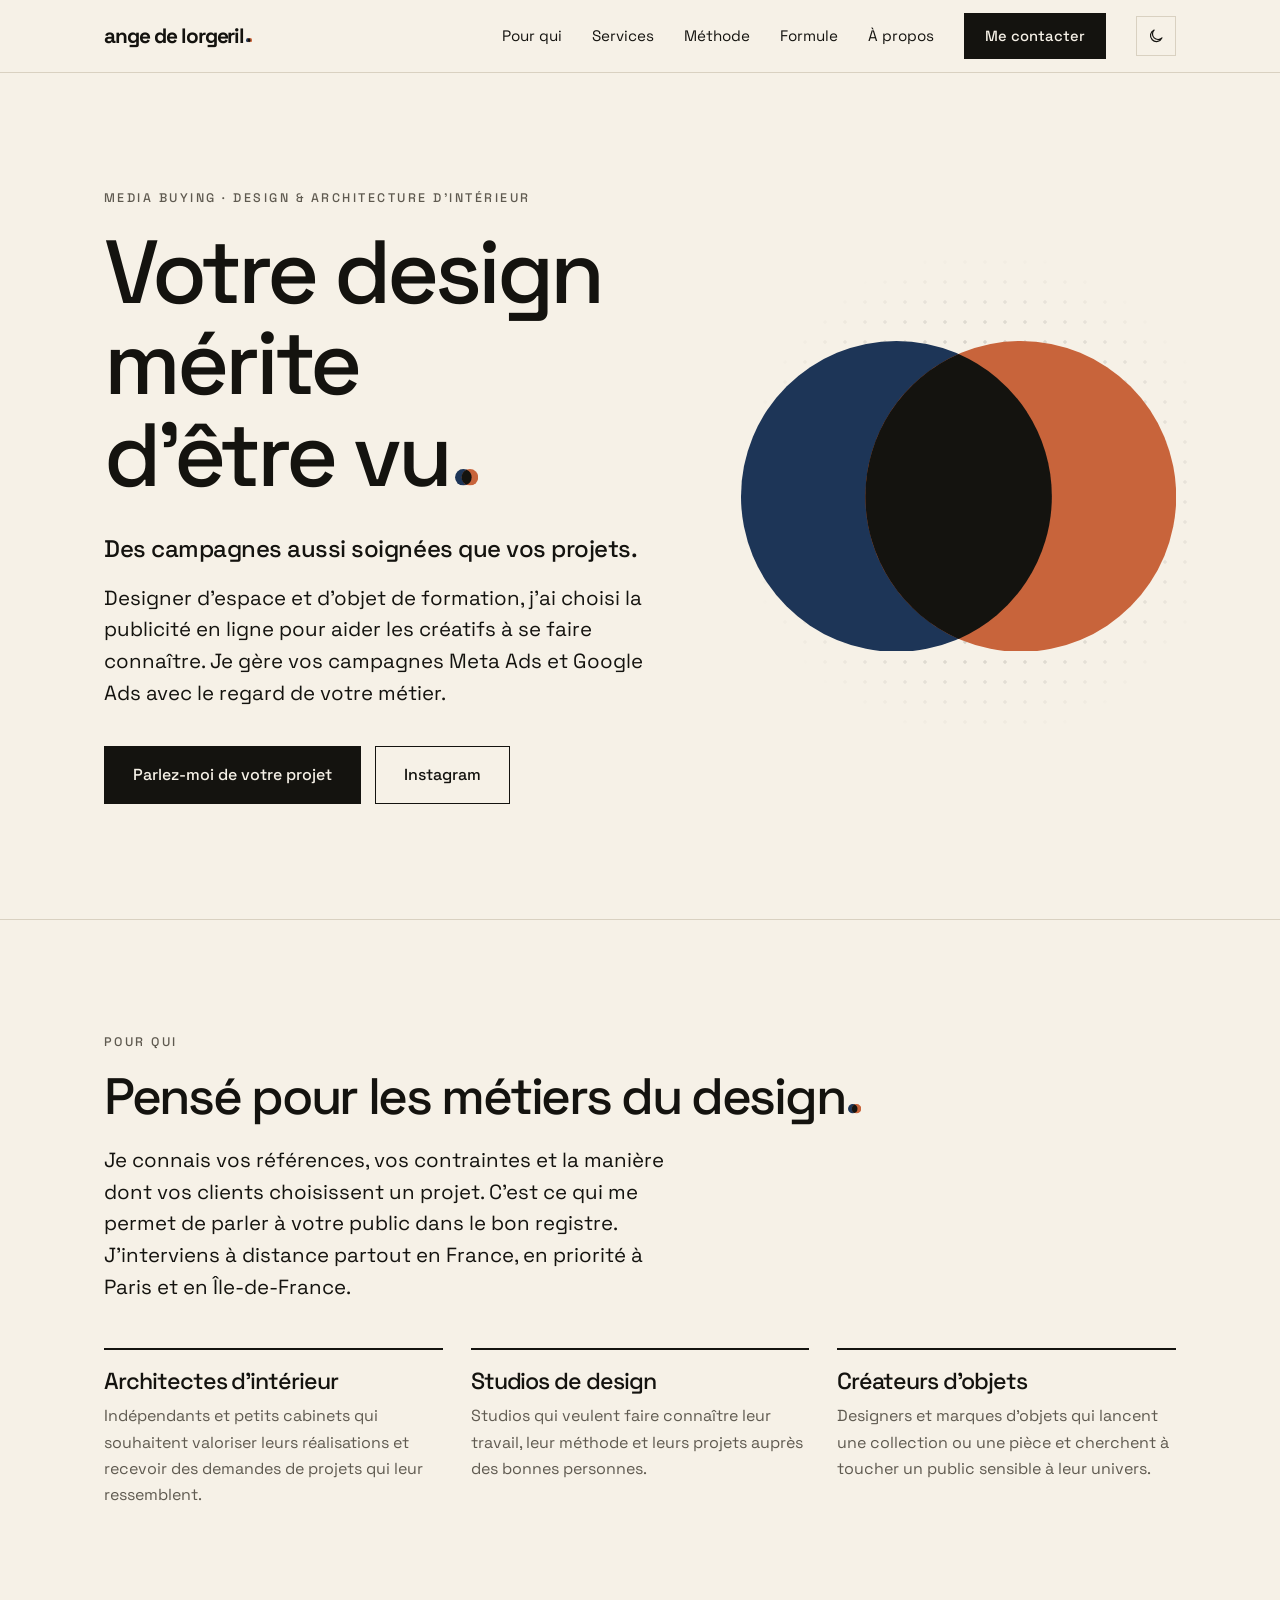
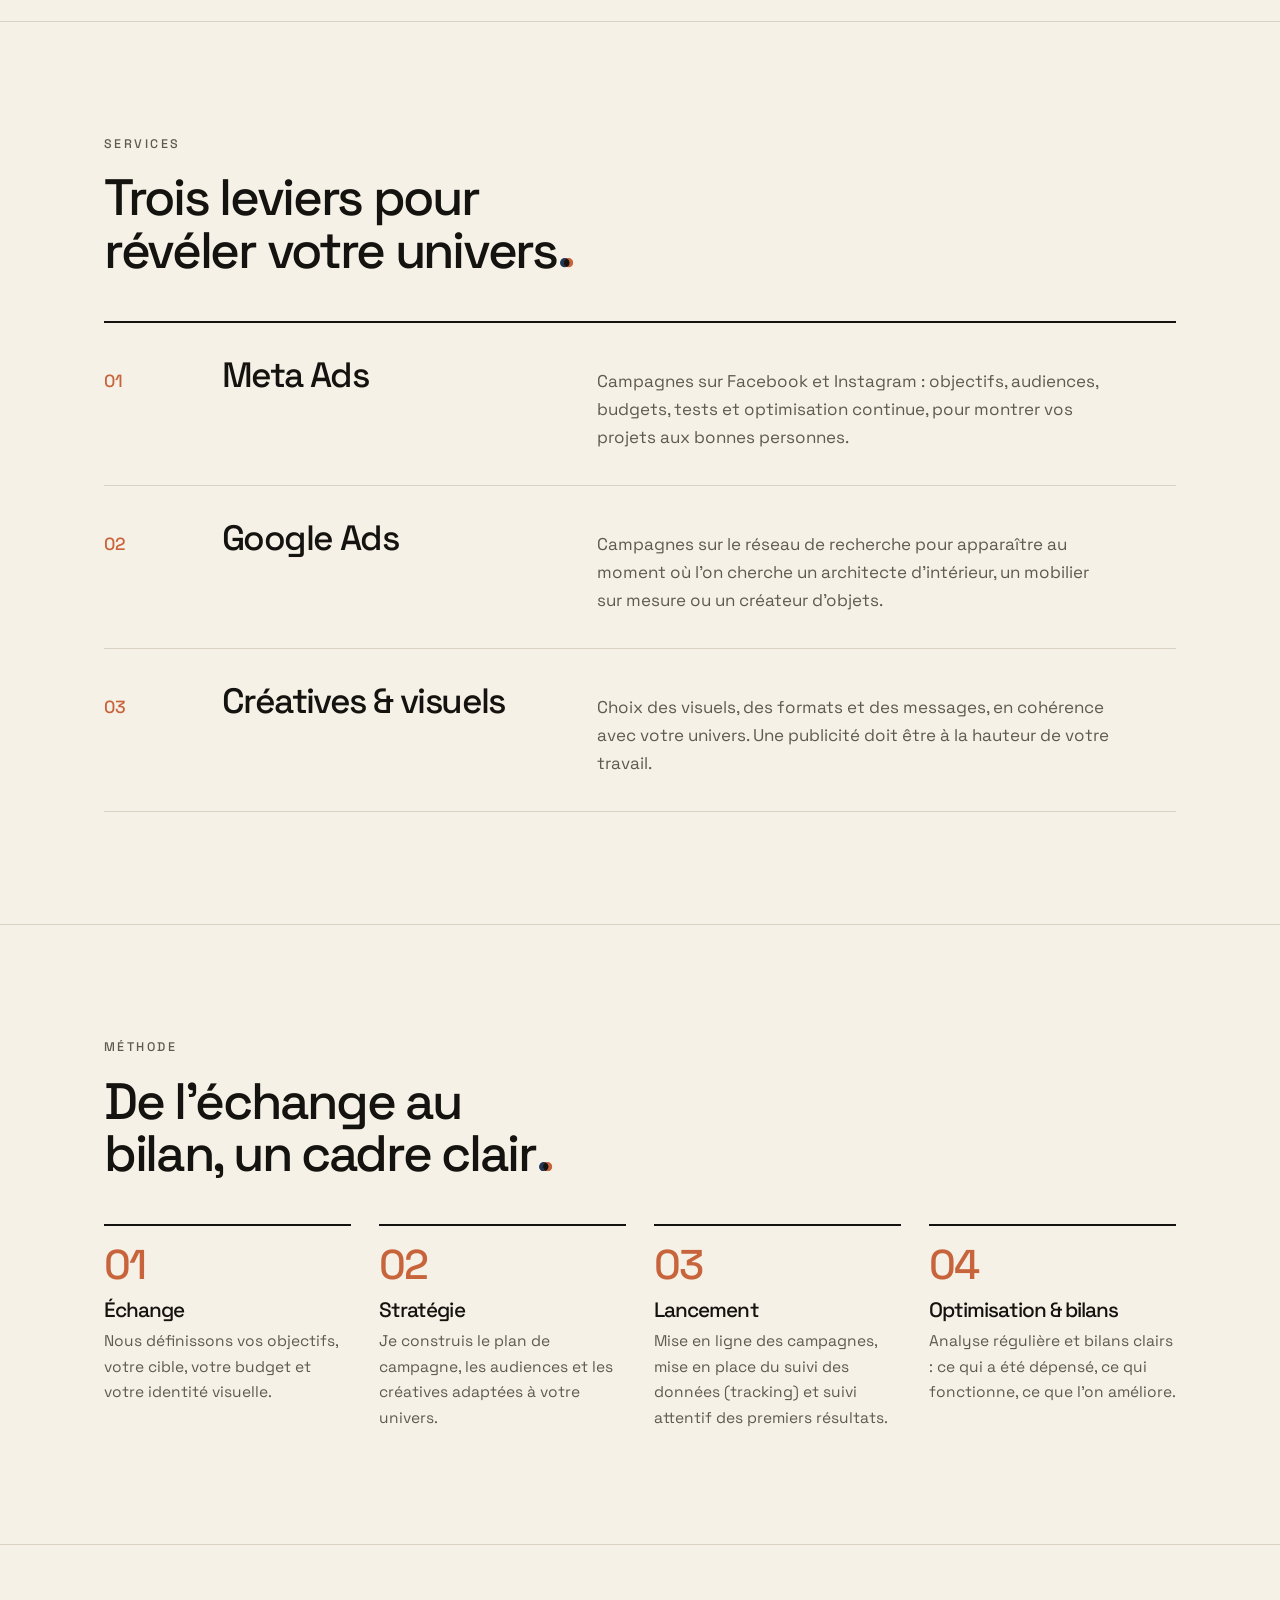
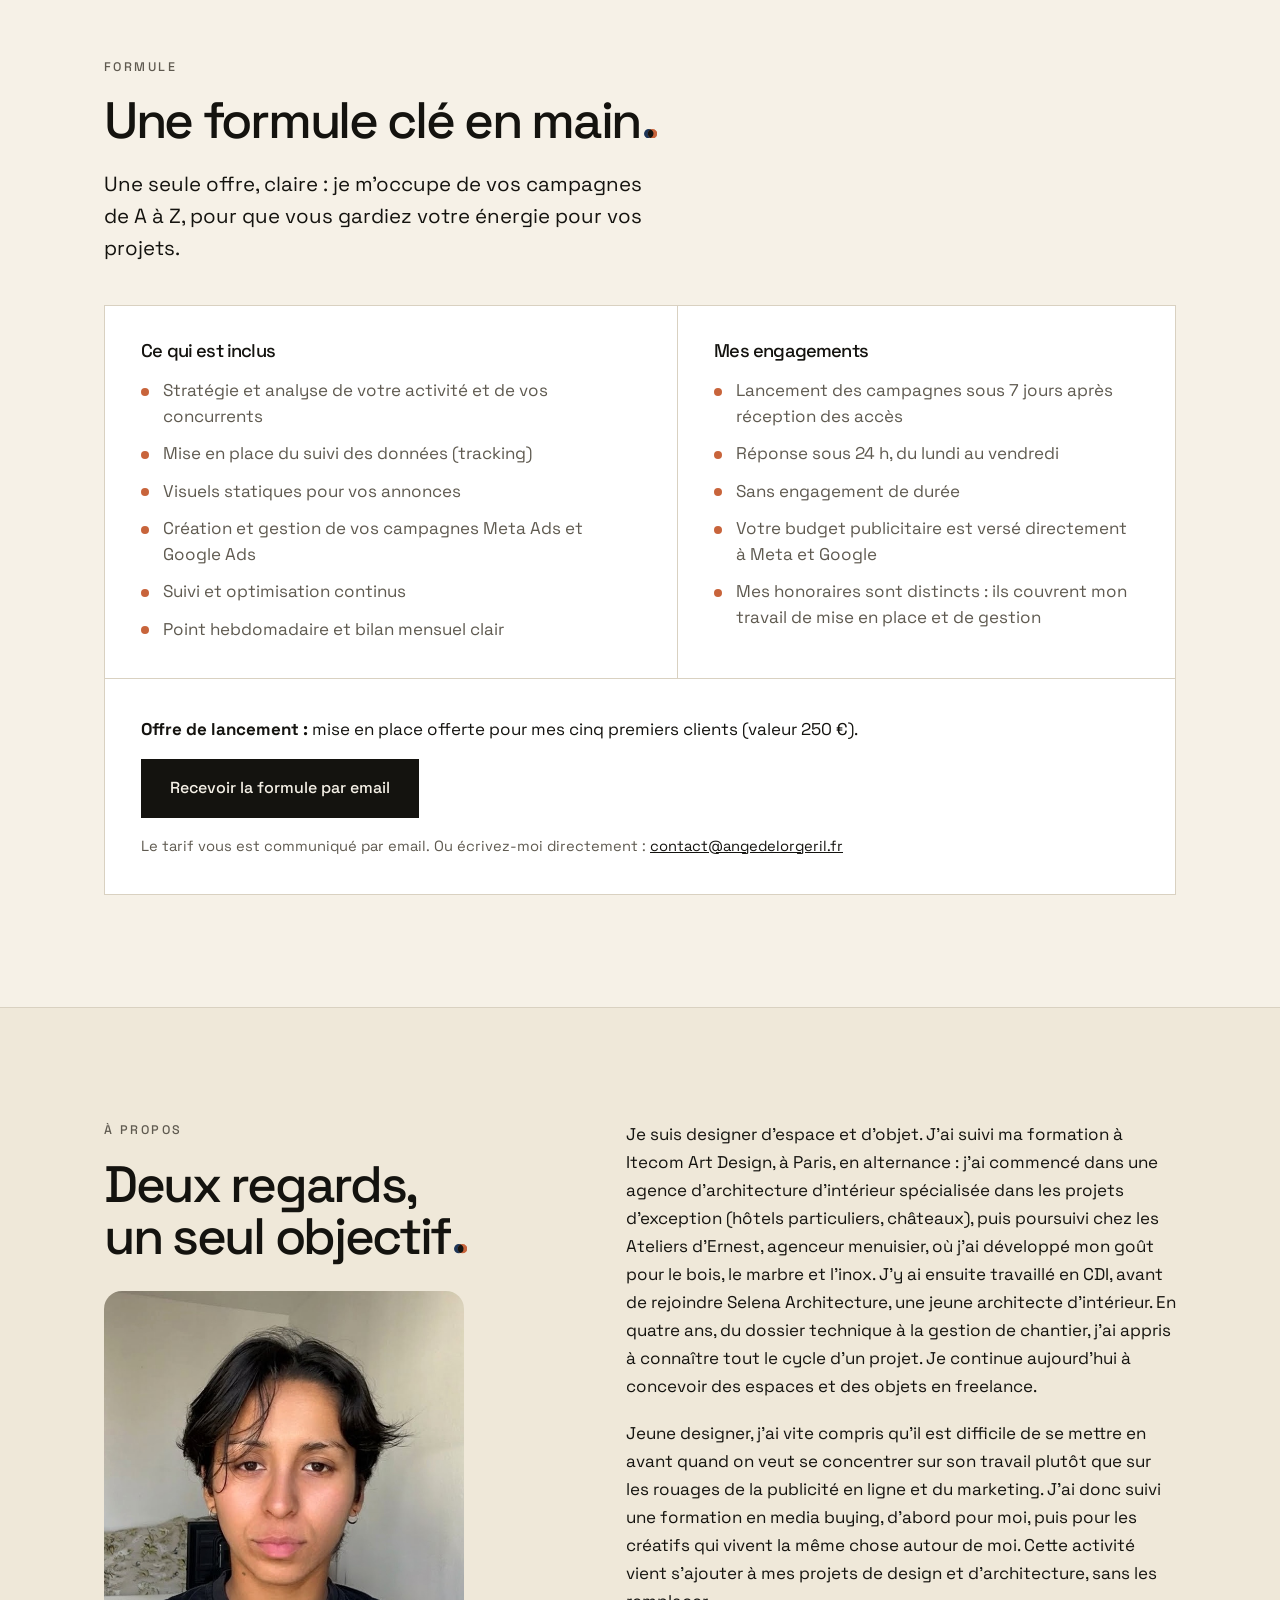
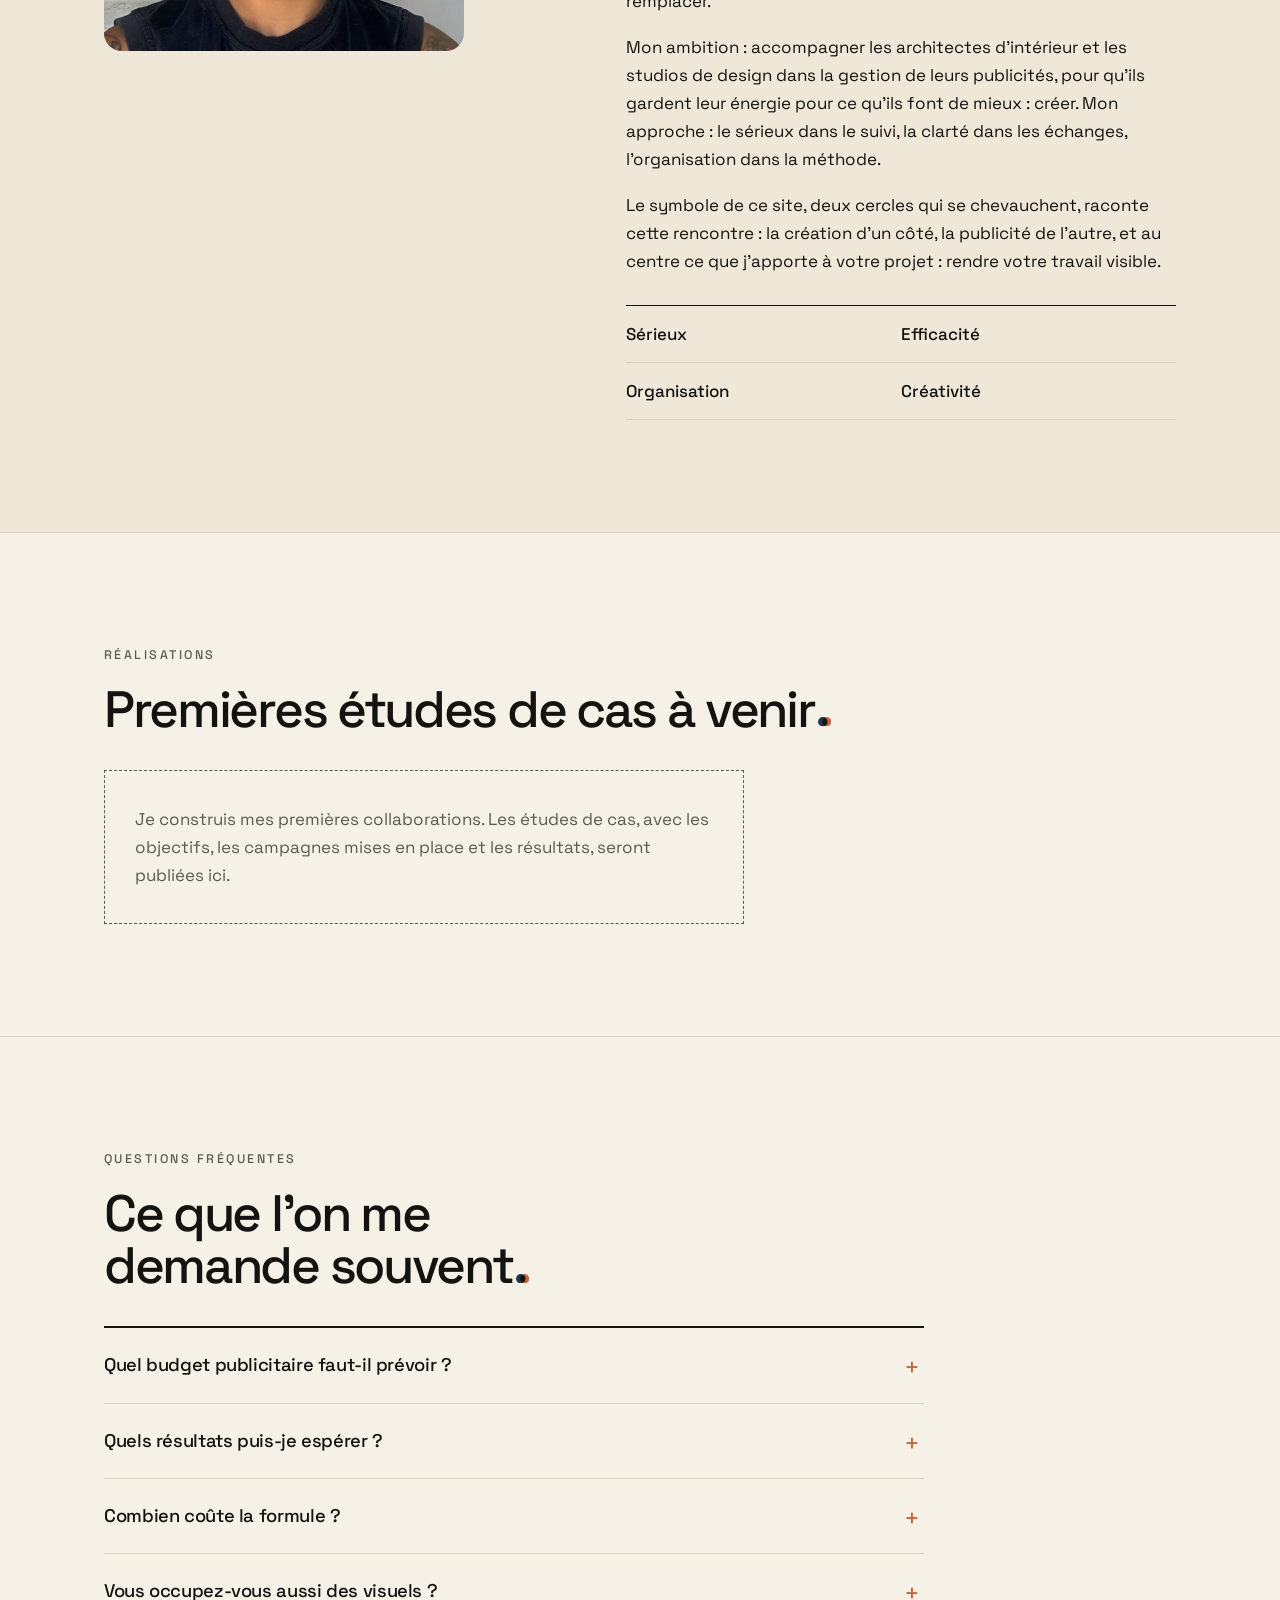
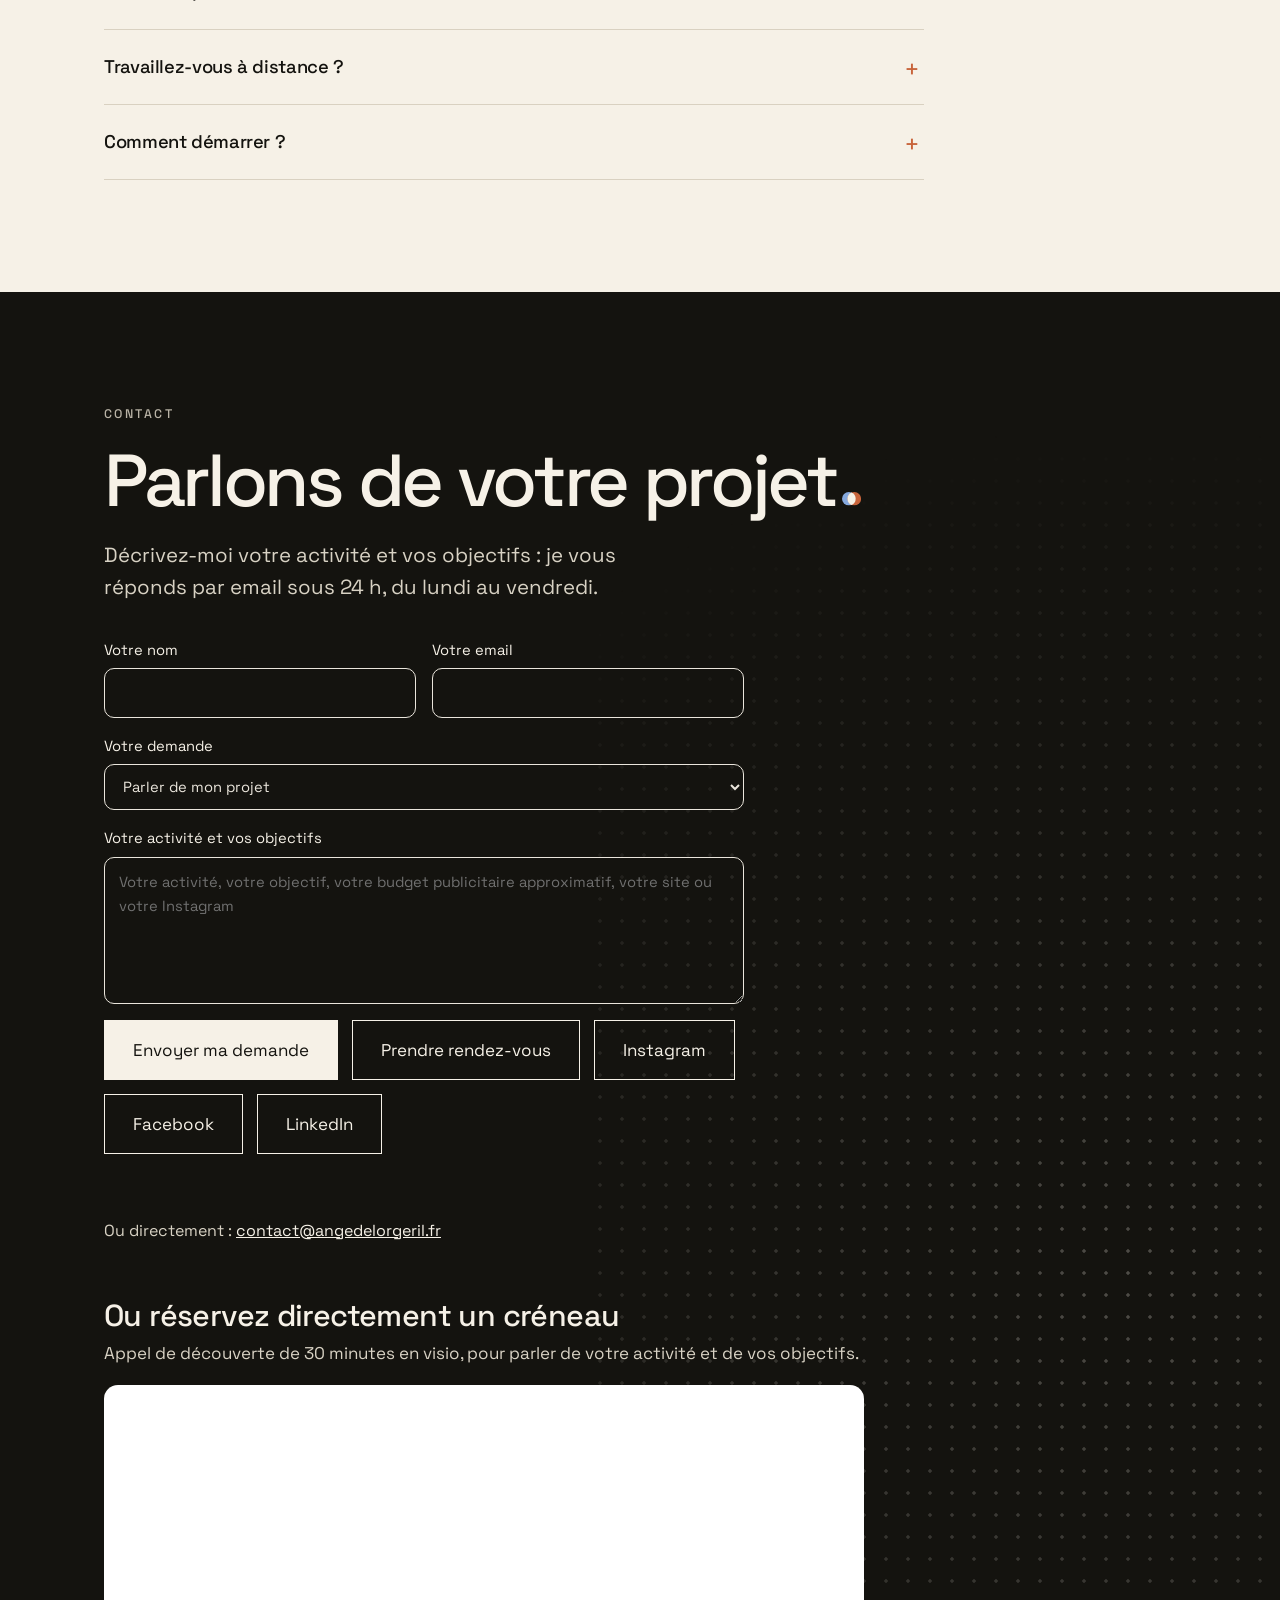
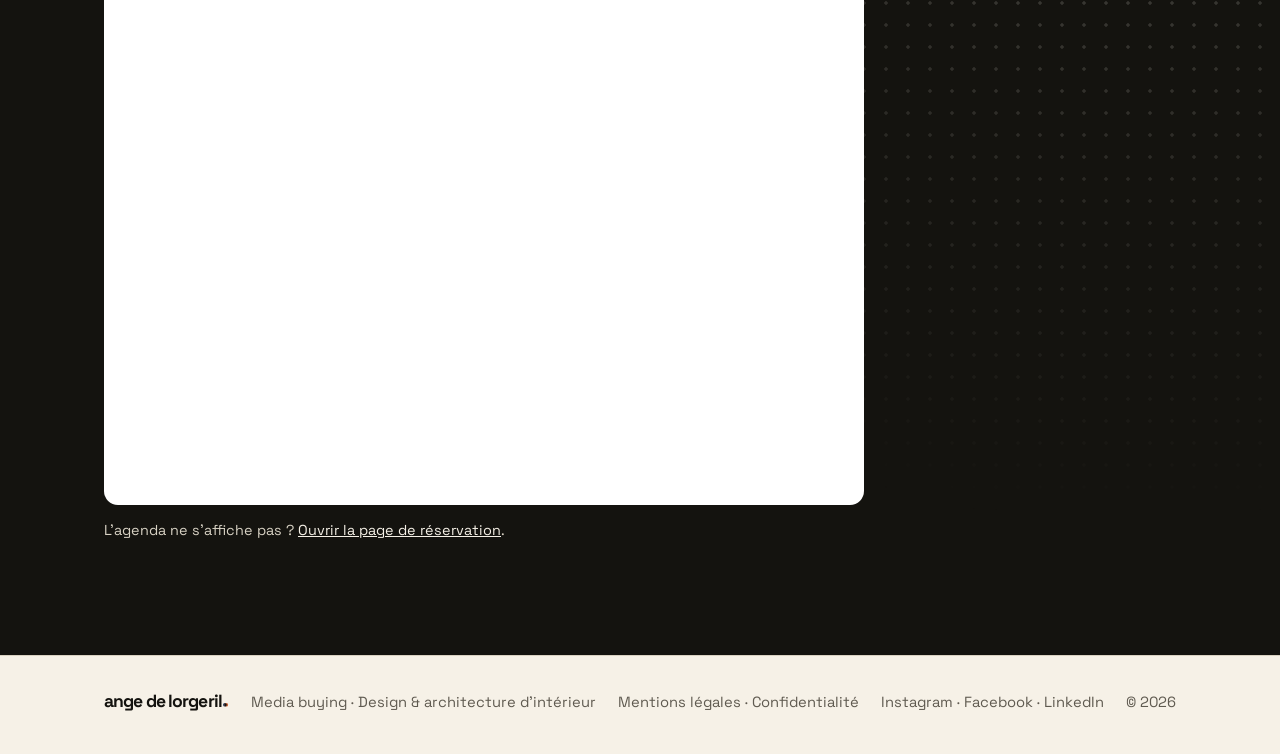
<file: index.html>
<!DOCTYPE html>
<html lang="fr">
<head>
<meta charset="UTF-8">
<meta name="viewport" content="width=device-width, initial-scale=1">
<title>ange de lorgeril — media buying pour le design et l'architecture d'intérieur</title>
<meta name="description" content="Media buyer freelance et designer d'espace et d'objet de formation. Campagnes Meta Ads et Google Ads pour architectes d'intérieur, studios de design et créateurs d'objets.">
<meta name="theme-color" content="#f6f1e7">
<meta property="og:type" content="website">
<link rel="canonical" href="https://angedelorgeril.fr/">
<meta property="og:url" content="https://angedelorgeril.fr/">
<meta property="og:locale" content="fr_FR">
<meta property="og:image" content="https://angedelorgeril.fr/assets/og-image.png">
<meta property="og:image:width" content="1200">
<meta property="og:image:height" content="630">
<meta name="twitter:card" content="summary_large_image">
<meta property="og:title" content="ange de lorgeril — media buying pour le design">
<meta property="og:description" content="Votre design mérite d'être vu. Des campagnes aussi soignées que vos projets.">

<link rel="icon" href="assets/favicon.svg" type="image/svg+xml">
<link rel="icon" href="assets/favicon-32.png" sizes="32x32" type="image/png">
<link rel="icon" href="assets/favicon.ico" sizes="any">
<link rel="apple-touch-icon" href="assets/apple-touch-icon.png">

<!-- Police : voir A-COMPLETER.md pour l'héberger localement (recommandé pour la confidentialité) -->
<link rel="preconnect" href="https://fonts.googleapis.com">
<link rel="preconnect" href="https://fonts.gstatic.com" crossorigin>
<link href="https://fonts.googleapis.com/css2?family=Space+Grotesk:wght@300;400;500;700&display=swap" rel="stylesheet">
<script>
(function(){try{var t=localStorage.getItem('theme');if(t!=='dark'&&t!=='light'){t=window.matchMedia&&matchMedia('(prefers-color-scheme: dark)').matches?'dark':'light'}document.documentElement.setAttribute('data-theme',t);var m=document.querySelector('meta[name=theme-color]');if(m)m.setAttribute('content',t==='dark'?'#14130f':'#f6f1e7')}catch(e){}})();
</script>
<link rel="stylesheet" href="style.css">
<script>document.documentElement.classList.add('js')</script>
</head>
<body>

<!-- Symbole : deux cercles qui se chevauchent (media buyer / designer) -->
<svg width="0" height="0" style="position:absolute" aria-hidden="true" focusable="false">
  <symbol id="mk" viewBox="8 20 84 60">
    <circle cx="38" cy="50" r="30" fill="var(--a)"/>
    <circle cx="62" cy="50" r="30" fill="var(--b)"/>
    <path d="M50,22.505 A30,30 0 0 1 50,77.495 A30,30 0 0 1 50,22.505 Z" fill="var(--lens)"/>
  </symbol>
</svg>

<a class="skip" href="#contenu">Aller au contenu</a>

<header class="top">
  <div class="wrap">
    <a class="wm" href="#haut" aria-label="ange de lorgeril, retour en haut">ange de lorgeril<svg class="g" aria-hidden="true"><use href="#mk"/></svg></a>
    <nav aria-label="Navigation principale">
      <a href="#pour-qui">Pour qui</a>
      <a href="#services">Services</a>
      <a href="#methode">Méthode</a>
      <a href="#formule">Formule</a>
      <a href="#a-propos">À propos</a>
      <!-- À COMPLÉTER : remplacer contact@angedelorgeril.fr par votre email (voir A-COMPLETER.md) -->
      <a class="btn" href="#contact">Me contacter</a>
          <button class="theme" type="button" id="theme-toggle" aria-label="Passer en mode sombre" title="Mode clair / sombre">
        <svg class="moon" viewBox="0 0 24 24" width="18" height="18" fill="none" stroke="currentColor" stroke-width="1.6" stroke-linecap="round" stroke-linejoin="round" aria-hidden="true"><path d="M20 14.5A8 8 0 1 1 9.5 4a6.5 6.5 0 0 0 10.5 10.5z"/></svg>
        <svg class="sun" viewBox="0 0 24 24" width="18" height="18" fill="none" stroke="currentColor" stroke-width="1.6" stroke-linecap="round" aria-hidden="true"><circle cx="12" cy="12" r="4"/><path d="M12 2v2M12 20v2M2 12h2M20 12h2M4.9 4.9l1.4 1.4M17.7 17.7l1.4 1.4M4.9 19.1l1.4-1.4M17.7 6.3l1.4-1.4"/></svg>
      </button>
    </nav>
  </div>
</header>

<main id="contenu">

  <!-- ACCROCHE -->
  <div class="hero" id="haut">
    <div class="wrap">
      <div class="rv">
        <p class="kicker">Media buying · Design &amp; architecture d'intérieur</p>
        <h1>Votre design mérite d'être&nbsp;vu<svg class="g" aria-hidden="true"><use href="#mk"/></svg></h1>
        <p class="sub">Des campagnes aussi soignées que vos projets.</p>
        <p class="lead">Designer d'espace et d'objet de formation, j'ai choisi la publicité en ligne pour aider les créatifs à se faire connaître. Je gère vos campagnes Meta Ads et Google Ads avec le regard de votre métier.</p>
        <div class="btns">
          <a class="btn" href="#contact">Parlez-moi de votre projet</a>
          <a class="btn ghost" href="https://www.instagram.com/delorostudio/" target="_blank" rel="noopener">Instagram</a>
        </div>
      </div>
      <div class="art rv" aria-hidden="true">
        <svg viewBox="0 0 84 60"><use href="#mk"/></svg>
      </div>
    </div>
  </div>

  <!-- POUR QUI -->
  <section id="pour-qui">
    <div class="wrap">
      <div class="rv">
        <p class="kicker">Pour qui</p>
        <h2>Pensé pour les métiers du design<svg class="g" aria-hidden="true"><use href="#mk"/></svg></h2>
        <p class="lead">Je connais vos références, vos contraintes et la manière dont vos clients choisissent un projet. C'est ce qui me permet de parler à votre public dans le bon registre. J'interviens à distance partout en France, en priorité à Paris et en Île-de-France.</p>
      </div>
      <div class="who">
        <article class="rv">
          <h3>Architectes d'intérieur</h3>
          <p>Indépendants et petits cabinets qui souhaitent valoriser leurs réalisations et recevoir des demandes de projets qui leur ressemblent.</p>
        </article>
        <article class="rv">
          <h3>Studios de design</h3>
          <p>Studios qui veulent faire connaître leur travail, leur méthode et leurs projets auprès des bonnes personnes.</p>
        </article>
        <article class="rv">
          <h3>Créateurs d'objets</h3>
          <p>Designers et marques d'objets qui lancent une collection ou une pièce et cherchent à toucher un public sensible à leur univers.</p>
        </article>
      </div>
    </div>
  </section>

  <!-- SERVICES -->
  <section id="services">
    <div class="wrap">
      <div class="rv">
        <p class="kicker">Services</p>
        <h2>Trois leviers pour révéler votre univers<svg class="g" aria-hidden="true"><use href="#mk"/></svg></h2>
      </div>
      <div class="svc">
        <div class="row rv">
          <span class="n">01</span>
          <h3>Meta Ads</h3>
          <p>Campagnes sur Facebook et Instagram : objectifs, audiences, budgets, tests et optimisation continue, pour montrer vos projets aux bonnes personnes.</p>
        </div>
        <div class="row rv">
          <span class="n">02</span>
          <h3>Google Ads</h3>
          <p>Campagnes sur le réseau de recherche pour apparaître au moment où l'on cherche un architecte d'intérieur, un mobilier sur mesure ou un créateur d'objets.</p>
        </div>
        <div class="row rv">
          <span class="n">03</span>
          <h3>Créatives &amp; visuels</h3>
          <p>Choix des visuels, des formats et des messages, en cohérence avec votre univers. Une publicité doit être à la hauteur de votre travail.</p>
        </div>
      </div>
    </div>
  </section>

  <!-- MÉTHODE -->
  <section id="methode">
    <div class="wrap">
      <div class="rv">
        <p class="kicker">Méthode</p>
        <h2>De l'échange au bilan, un cadre clair<svg class="g" aria-hidden="true"><use href="#mk"/></svg></h2>
      </div>
      <div class="steps">
        <div class="step rv"><span class="n">01</span><h3>Échange</h3><p>Nous définissons vos objectifs, votre cible, votre budget et votre identité visuelle.</p></div>
        <div class="step rv"><span class="n">02</span><h3>Stratégie</h3><p>Je construis le plan de campagne, les audiences et les créatives adaptées à votre univers.</p></div>
        <div class="step rv"><span class="n">03</span><h3>Lancement</h3><p>Mise en ligne des campagnes, mise en place du suivi des données (tracking) et suivi attentif des premiers résultats.</p></div>
        <div class="step rv"><span class="n">04</span><h3>Optimisation &amp; bilans</h3><p>Analyse régulière et bilans clairs : ce qui a été dépensé, ce qui fonctionne, ce que l'on améliore.</p></div>
      </div>
    </div>
  </section>

  <!-- FORMULE -->
  <section id="formule">
    <div class="wrap">
      <div class="rv">
        <p class="kicker">Formule</p>
        <h2>Une formule clé en main<svg class="g" aria-hidden="true"><use href="#mk"/></svg></h2>
        <p class="lead">Une seule offre, claire : je m'occupe de vos campagnes de A à Z, pour que vous gardiez votre énergie pour vos projets.</p>
      </div>
      <div class="offer rv">
        <div>
          <h3>Ce qui est inclus</h3>
          <ul>
            <li>Stratégie et analyse de votre activité et de vos concurrents</li>
            <li>Mise en place du suivi des données (tracking)</li>
            <li>Visuels statiques pour vos annonces</li>
            <li>Création et gestion de vos campagnes Meta Ads et Google Ads</li>
            <li>Suivi et optimisation continus</li>
            <li>Point hebdomadaire et bilan mensuel clair</li>
          </ul>
        </div>
        <div>
          <h3>Mes engagements</h3>
          <ul>
            <li>Lancement des campagnes sous 7 jours après réception des accès</li>
            <li>Réponse sous 24 h, du lundi au vendredi</li>
            <li>Sans engagement de durée</li>
            <li>Votre budget publicitaire est versé directement à Meta et Google</li>
            <li>Mes honoraires sont distincts : ils couvrent mon travail de mise en place et de gestion</li>
          </ul>
        </div>
        <div class="launch">
          <p><strong>Offre de lancement :</strong> mise en place offerte pour mes cinq premiers clients (valeur 250&nbsp;€).</p>
          <div class="btns">
            <a class="btn" href="#contact">Recevoir la formule par email</a>
          </div>
          <p class="note">Le tarif vous est communiqué par email. Ou écrivez-moi directement : <a href="mailto:contact@angedelorgeril.fr">contact@angedelorgeril.fr</a></p>
        </div>
      </div>
    </div>
  </section>

  <!-- À PROPOS -->
  <section id="a-propos" class="about">
    <div class="wrap">
      <div class="rv">
        <p class="kicker">À propos</p>
        <h2>Deux regards, un seul objectif<svg class="g" aria-hidden="true"><use href="#mk"/></svg></h2>
        <img class="portrait" src="assets/ange.jpg" width="700" height="700" alt="Portrait de ange de lorgeril, designer d'espace et d'objet" loading="lazy">
      </div>
      <div class="rv">
        <p>Je suis designer d'espace et d'objet. J'ai suivi ma formation à Itecom Art Design, à Paris, en alternance : j'ai commencé dans une agence d'architecture d'intérieur spécialisée dans les projets d'exception (hôtels particuliers, châteaux), puis poursuivi chez les Ateliers d'Ernest, agenceur menuisier, où j'ai développé mon goût pour le bois, le marbre et l'inox. J'y ai ensuite travaillé en CDI, avant de rejoindre Selena Architecture, une jeune architecte d'intérieur. En quatre ans, du dossier technique à la gestion de chantier, j'ai appris à connaître tout le cycle d'un projet. Je continue aujourd'hui à concevoir des espaces et des objets en freelance.</p>
        <p>Jeune designer, j'ai vite compris qu'il est difficile de se mettre en avant quand on veut se concentrer sur son travail plutôt que sur les rouages de la publicité en ligne et du marketing. J'ai donc suivi une formation en media buying, d'abord pour moi, puis pour les créatifs qui vivent la même chose autour de moi. Cette activité vient s'ajouter à mes projets de design et d'architecture, sans les remplacer.</p>
        <p>Mon ambition : accompagner les architectes d'intérieur et les studios de design dans la gestion de leurs publicités, pour qu'ils gardent leur énergie pour ce qu'ils font de mieux : créer. Mon approche : le sérieux dans le suivi, la clarté dans les échanges, l'organisation dans la méthode.</p>
        <p>Le symbole de ce site, deux cercles qui se chevauchent, raconte cette rencontre : la création d'un côté, la publicité de l'autre, et au centre ce que j'apporte à votre projet : rendre votre travail visible.</p>
        <div class="values">
          <div>Sérieux</div>
          <div>Efficacité</div>
          <div>Organisation</div>
          <div>Créativité</div>
        </div>
      </div>
    </div>
  </section>

  <!-- RÉALISATIONS -->
  <section id="realisations">
    <div class="wrap">
      <div class="rv">
        <p class="kicker">Réalisations</p>
        <h2>Premières études de cas à venir<svg class="g" aria-hidden="true"><use href="#mk"/></svg></h2>
        <div class="soon">
          <p>Je construis mes premières collaborations. Les études de cas, avec les objectifs, les campagnes mises en place et les résultats, seront publiées ici.</p>
        </div>
      </div>
    </div>
  </section>

  <!-- FAQ -->
  <section id="faq">
    <div class="wrap">
      <div class="rv">
        <p class="kicker">Questions fréquentes</p>
        <h2>Ce que l'on me demande souvent<svg class="g" aria-hidden="true"><use href="#mk"/></svg></h2>
        <div class="faq">
          <details>
            <summary>Quel budget publicitaire faut-il prévoir ?</summary>
            <p>Cela dépend de votre objectif et de votre marché. Nous le définissons ensemble lors du premier échange. Le budget publicitaire est versé directement aux plateformes (Meta, Google) : il s'ajoute à mon accompagnement.</p>
          </details>
          <details>
            <summary>Quels résultats puis-je espérer ?</summary>
            <p>Je ne promets pas de chiffres à l'avance : les résultats dépendent de votre offre, de votre marché et de votre budget. Je m'engage sur une méthode claire, un suivi régulier et des bilans transparents.</p>
          </details>
          <details>
            <summary>Combien coûte la formule ?</summary>
            <p>Le tarif est communiqué par email : écrivez-moi ou utilisez le bouton « Recevoir la formule par email », et je vous envoie le détail avec le prix.</p>
          </details>
          <details>
            <summary>Vous occupez-vous aussi des visuels ?</summary>
            <p>Oui. Je peux concevoir ou diriger les visuels de vos annonces, en cohérence avec votre identité, car mon parcours de designer fait partie de ma façon de travailler.</p>
          </details>
          <details>
            <summary>Travaillez-vous à distance ?</summary>
            <p>Oui, partout en France, en priorité à Paris et en Île-de-France. Le media buying se fait entièrement en ligne, et nos échanges peuvent se faire par email ou en visioconférence.</p>
          </details>
          <details>
            <summary>Comment démarrer ?</summary>
            <p>Écrivez-moi en décrivant votre activité et vos objectifs. Je reviens vers vous pour un premier échange afin de cerner votre projet.</p>
          </details>
        </div>
      </div>
    </div>
  </section>

  <!-- CONTACT -->
  <section id="contact" class="dark contact">
    <div class="wrap">
      <div class="rv">
        <p class="kicker" style="color:#b9b3a6">Contact</p>
        <h2>Parlons de votre projet<svg class="g" aria-hidden="true"><use href="#mk"/></svg></h2>
        <p class="lead">Décrivez-moi votre activité et vos objectifs : je vous réponds par email sous 24 h, du lundi au vendredi.</p>
        <form class="cform" id="contact-form" action="https://formspree.io/f/mdeezoap" method="POST">
          <div class="frow">
            <label>Votre nom<input type="text" name="nom" autocomplete="name" required></label>
            <label>Votre email<input type="email" name="email" autocomplete="email" required></label>
          </div>
          <label>Votre demande
            <select name="demande">
              <option>Parler de mon projet</option>
              <option>Recevoir la formule et son tarif</option>
            </select>
          </label>
          <label>Votre activité et vos objectifs<textarea name="message" rows="5" placeholder="Votre activité, votre objectif, votre budget publicitaire approximatif, votre site ou votre Instagram" required></textarea></label>
          <input type="text" name="_gotcha" tabindex="-1" autocomplete="off" class="hp" aria-hidden="true">
          <div class="btns">
            <button class="btn" type="submit">Envoyer ma demande</button>
            <a class="btn ghost" href="#rdv">Prendre rendez-vous</a>
            <a class="btn ghost" href="https://www.instagram.com/delorostudio/" target="_blank" rel="noopener">Instagram</a>
            <a class="btn ghost" href="https://www.facebook.com/profile.php?id=61595134562758" target="_blank" rel="noopener">Facebook</a>
            <a class="btn ghost" href="https://www.linkedin.com/in/ange-de-lorgeril-a93025234/" target="_blank" rel="noopener">LinkedIn</a>
          </div>
          <p class="fstatus" id="form-status" role="status" aria-live="polite"></p>
        </form>
        <p class="mail">Ou directement : <a href="mailto:contact@angedelorgeril.fr">contact@angedelorgeril.fr</a></p>
        <div class="calbox" id="rdv">
          <h3>Ou réservez directement un créneau</h3>
          <p>Appel de découverte de 30 minutes en visio, pour parler de votre activité et de vos objectifs.</p>
          <iframe src="https://cal.com/angedelorgeril/appel-de-decouverte-30-min?embed=true&amp;layout=month_view&amp;theme=light" title="Réserver un appel de découverte avec ange de lorgeril" loading="lazy"></iframe>
          <p class="calalt">L'agenda ne s'affiche pas ? <a href="https://cal.com/angedelorgeril/appel-de-decouverte-30-min" target="_blank" rel="noopener">Ouvrir la page de réservation</a>.</p>
        </div>
      </div>
    </div>
  </section>

</main>

<footer class="bottom">
  <div class="wrap">
    <a class="wm" href="#haut">ange de lorgeril<svg class="g" aria-hidden="true"><use href="#mk"/></svg></a>
    <ul>
      <li>Media buying · Design &amp; architecture d'intérieur</li>
      <li><a href="mentions-legales.html">Mentions légales</a> · <a href="politique-confidentialite.html">Confidentialité</a></li>
      <li><a href="https://www.instagram.com/delorostudio/" target="_blank" rel="noopener">Instagram</a> · <a href="https://www.facebook.com/profile.php?id=61595134562758" target="_blank" rel="noopener">Facebook</a> · <a href="https://www.linkedin.com/in/ange-de-lorgeril-a93025234/" target="_blank" rel="noopener">LinkedIn</a></li>
      <li>© <span id="annee">2026</span></li>
    </ul>
  </div>
</footer>

<script>
  document.getElementById('annee').textContent = new Date().getFullYear();

  // Interrupteur clair / sombre
  (function () {
    var b = document.getElementById('theme-toggle');
    if (!b) return;
    var root = document.documentElement;
    function sync() {
      var dark = root.getAttribute('data-theme') === 'dark';
      b.setAttribute('aria-label', dark ? 'Passer en mode clair' : 'Passer en mode sombre');
      var m = document.querySelector('meta[name=theme-color]');
      if (m) m.setAttribute('content', dark ? '#14130f' : '#f6f1e7');
    }
    sync();
    b.addEventListener('click', function () {
      var next = root.getAttribute('data-theme') === 'dark' ? 'light' : 'dark';
      root.setAttribute('data-theme', next);
      try { localStorage.setItem('theme', next); } catch (e) {}
      sync();
    });
  })();


  // Apparition douce au défilement
  (function () {
    var els = document.querySelectorAll('.rv');
    if (!('IntersectionObserver' in window)) { els.forEach(function (e) { e.classList.add('in'); }); return; }
    var io = new IntersectionObserver(function (entries) {
      entries.forEach(function (en) {
        if (en.isIntersecting) { en.target.classList.add('in'); io.unobserve(en.target); }
      });
    }, { threshold: 0.12 });
    els.forEach(function (e) { io.observe(e); });
  })();
</script>
<script>
(function(){
  var f=document.getElementById('contact-form'); if(!f) return;
  var st=document.getElementById('form-status');
  f.addEventListener('submit',function(e){
    e.preventDefault();
    var d=new FormData(f);
    if(d.get('_gotcha')) return;
    if(f.action.indexOf('FORMSPREE_ID')>-1){
      var body='Nom : '+d.get('nom')+'\nEmail : '+d.get('email')+'\n\n'+d.get('message');
      window.location.href='mailto:contact@angedelorgeril.fr?subject='+encodeURIComponent(d.get('demande'))+'&body='+encodeURIComponent(body);
      return;
    }
    st.textContent='Envoi en cours…';
    fetch(f.action,{method:'POST',body:d,headers:{'Accept':'application/json'}}).then(function(r){
      if(r.ok){f.reset();st.textContent='Merci, votre message est bien envoyé. Je vous réponds sous 24 h, du lundi au vendredi.';}
      else{st.textContent='L’envoi a échoué. Écrivez-moi directement à contact@angedelorgeril.fr.';}
    }).catch(function(){st.textContent='L’envoi a échoué. Écrivez-moi directement à contact@angedelorgeril.fr.';});
  });
})();
</script>
</body>
</html>
</file>
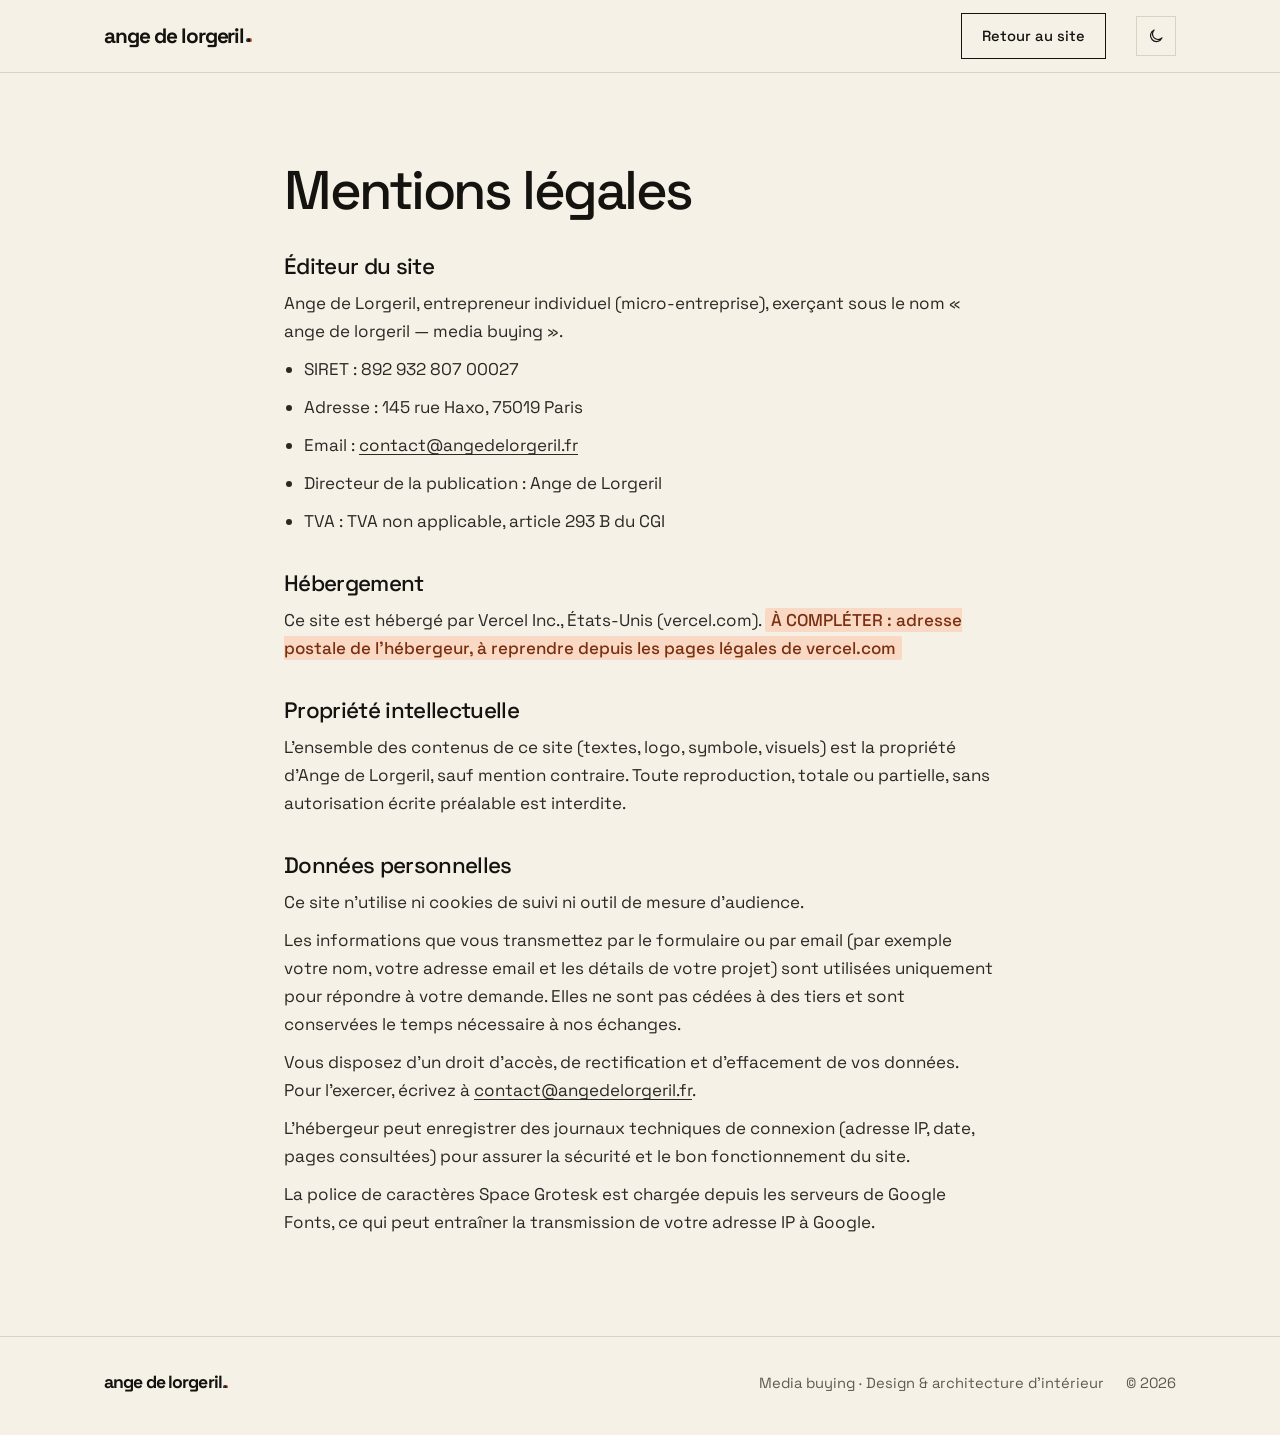
<file: mentions-legales.html>
<!DOCTYPE html>
<html lang="fr">
<head>
<meta charset="UTF-8">
<meta name="viewport" content="width=device-width, initial-scale=1">
<title>Mentions légales — ange de lorgeril</title>
<meta name="description" content="Mentions légales du site ange de lorgeril — media buying.">
<meta name="robots" content="noindex">
<meta name="theme-color" content="#f6f1e7">

<link rel="icon" href="assets/favicon.svg" type="image/svg+xml">
<link rel="icon" href="assets/favicon-32.png" sizes="32x32" type="image/png">
<link rel="icon" href="assets/favicon.ico" sizes="any">
<link rel="apple-touch-icon" href="assets/apple-touch-icon.png">

<link rel="preconnect" href="https://fonts.googleapis.com">
<link rel="preconnect" href="https://fonts.gstatic.com" crossorigin>
<link href="https://fonts.googleapis.com/css2?family=Space+Grotesk:wght@300;400;500;700&display=swap" rel="stylesheet">
<script>
(function(){try{var t=localStorage.getItem('theme');if(t!=='dark'&&t!=='light'){t=window.matchMedia&&matchMedia('(prefers-color-scheme: dark)').matches?'dark':'light'}document.documentElement.setAttribute('data-theme',t);var m=document.querySelector('meta[name=theme-color]');if(m)m.setAttribute('content',t==='dark'?'#14130f':'#f6f1e7')}catch(e){}})();
</script>
<link rel="stylesheet" href="style.css">
</head>
<body>

<svg width="0" height="0" style="position:absolute" aria-hidden="true" focusable="false">
  <symbol id="mk" viewBox="8 20 84 60">
    <circle cx="38" cy="50" r="30" fill="var(--a)"/>
    <circle cx="62" cy="50" r="30" fill="var(--b)"/>
    <path d="M50,22.505 A30,30 0 0 1 50,77.495 A30,30 0 0 1 50,22.505 Z" fill="var(--lens)"/>
  </symbol>
</svg>

<header class="top">
  <div class="wrap">
    <a class="wm" href="index.html" aria-label="ange de lorgeril, retour à l'accueil">ange de lorgeril<svg class="g" aria-hidden="true"><use href="#mk"/></svg></a>
    <nav><a class="btn ghost" href="index.html">Retour au site</a>      <button class="theme" type="button" id="theme-toggle" aria-label="Passer en mode sombre" title="Mode clair / sombre">
        <svg class="moon" viewBox="0 0 24 24" width="18" height="18" fill="none" stroke="currentColor" stroke-width="1.6" stroke-linecap="round" stroke-linejoin="round" aria-hidden="true"><path d="M20 14.5A8 8 0 1 1 9.5 4a6.5 6.5 0 0 0 10.5 10.5z"/></svg>
        <svg class="sun" viewBox="0 0 24 24" width="18" height="18" fill="none" stroke="currentColor" stroke-width="1.6" stroke-linecap="round" aria-hidden="true"><circle cx="12" cy="12" r="4"/><path d="M12 2v2M12 20v2M2 12h2M20 12h2M4.9 4.9l1.4 1.4M17.7 17.7l1.4 1.4M4.9 19.1l1.4-1.4M17.7 6.3l1.4-1.4"/></svg>
      </button>
    </nav>
  </div>
</header>

<!-- Les passages surlignés (classe "todo") sont à compléter : voir A-COMPLETER.md.
     Ce texte est un modèle de départ : faites-le relire avant publication. -->
<main class="legal">
  <div class="wrap">
    <h1>Mentions légales</h1>

    <h2>Éditeur du site</h2>
    <p>Ange de Lorgeril, entrepreneur individuel (micro-entreprise), exerçant sous le nom « ange de lorgeril — media buying ».</p>
    <ul>
      <li>SIRET : 892 932 807 00027</li>
      <li>Adresse : 145 rue Haxo, 75019 Paris</li>
      <li>Email : <a href="mailto:contact@angedelorgeril.fr">contact@angedelorgeril.fr</a></li>
      <li>Directeur de la publication : Ange de Lorgeril</li>
      <li>TVA : TVA non applicable, article 293 B du CGI</li>
    </ul>

    <h2>Hébergement</h2>
    <p>Ce site est hébergé par Vercel Inc., États-Unis (vercel.com). <span class="todo">À COMPLÉTER : adresse postale de l'hébergeur, à reprendre depuis les pages légales de vercel.com</span></p>

    <h2>Propriété intellectuelle</h2>
    <p>L'ensemble des contenus de ce site (textes, logo, symbole, visuels) est la propriété d'Ange de Lorgeril, sauf mention contraire. Toute reproduction, totale ou partielle, sans autorisation écrite préalable est interdite.</p>

    <h2>Données personnelles</h2>
    <p>Ce site n'utilise ni cookies de suivi ni outil de mesure d'audience.</p>
    <p>Les informations que vous transmettez par le formulaire ou par email (par exemple votre nom, votre adresse email et les détails de votre projet) sont utilisées uniquement pour répondre à votre demande. Elles ne sont pas cédées à des tiers et sont conservées le temps nécessaire à nos échanges.</p>
    <p>Vous disposez d'un droit d'accès, de rectification et d'effacement de vos données. Pour l'exercer, écrivez à <a href="mailto:contact@angedelorgeril.fr">contact@angedelorgeril.fr</a>.</p>
    <p>L'hébergeur peut enregistrer des journaux techniques de connexion (adresse IP, date, pages consultées) pour assurer la sécurité et le bon fonctionnement du site.</p>
    <!-- À SUPPRIMER une fois la police hébergée localement (voir A-COMPLETER.md) : -->
    <p>La police de caractères Space Grotesk est chargée depuis les serveurs de Google Fonts, ce qui peut entraîner la transmission de votre adresse IP à Google.</p>
  </div>
</main>

<footer class="bottom">
  <div class="wrap">
    <a class="wm" href="index.html">ange de lorgeril<svg class="g" aria-hidden="true"><use href="#mk"/></svg></a>
    <ul>
      <li>Media buying · Design &amp; architecture d'intérieur</li>
      <li>© <span id="annee">2026</span></li>
    </ul>
  </div>
</footer>
<script>document.getElementById('annee').textContent = new Date().getFullYear();

  // Interrupteur clair / sombre
  (function () {
    var b = document.getElementById('theme-toggle');
    if (!b) return;
    var root = document.documentElement;
    function sync() {
      var dark = root.getAttribute('data-theme') === 'dark';
      b.setAttribute('aria-label', dark ? 'Passer en mode clair' : 'Passer en mode sombre');
      var m = document.querySelector('meta[name=theme-color]');
      if (m) m.setAttribute('content', dark ? '#14130f' : '#f6f1e7');
    }
    sync();
    b.addEventListener('click', function () {
      var next = root.getAttribute('data-theme') === 'dark' ? 'light' : 'dark';
      root.setAttribute('data-theme', next);
      try { localStorage.setItem('theme', next); } catch (e) {}
      sync();
    });
  })();
</script>
</body>
</html>
</file>
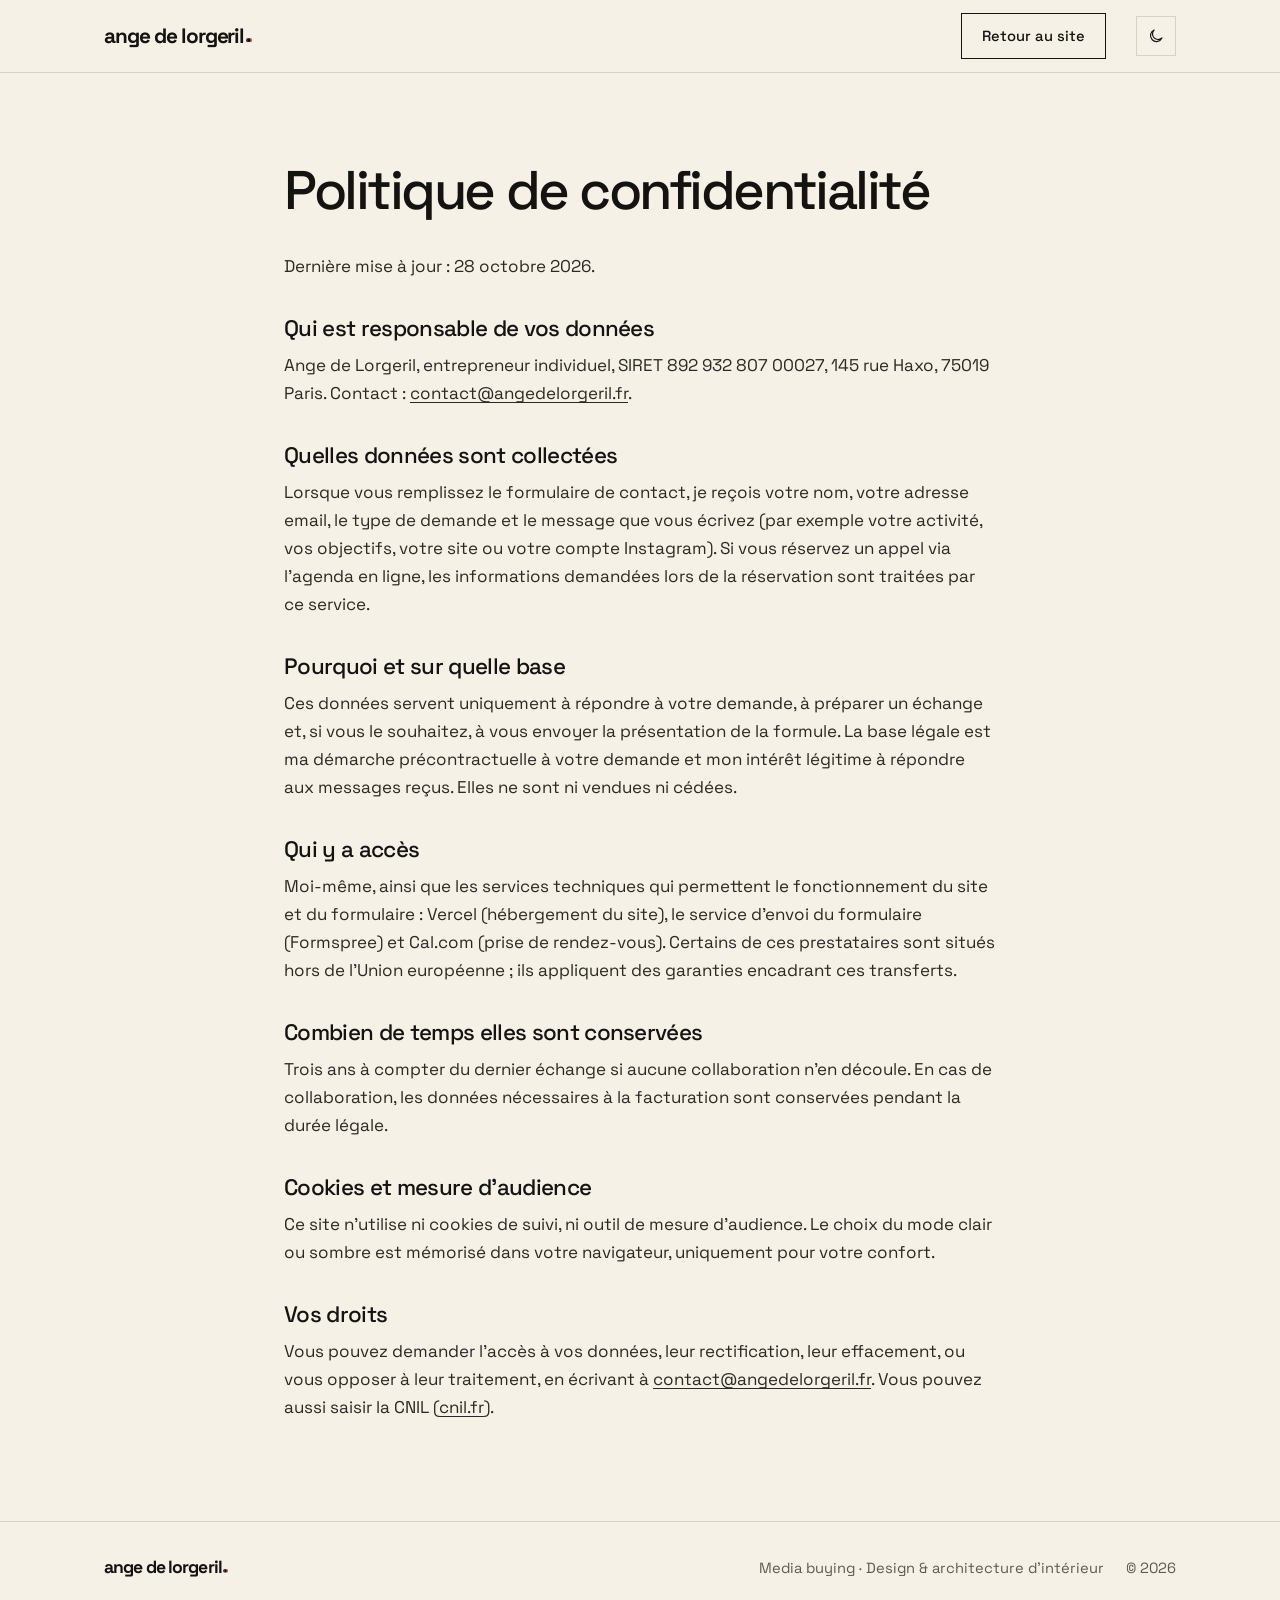
<file: politique-confidentialite.html>
<!DOCTYPE html>
<html lang="fr">
<head>
<meta charset="UTF-8">
<meta name="viewport" content="width=device-width, initial-scale=1">
<title>Politique de confidentialité — ange de lorgeril</title>
<meta name="description" content="Comment sont utilisées les données transmises via le formulaire de contact du site ange de lorgeril.">
<meta name="robots" content="noindex">
<meta name="theme-color" content="#f6f1e7">

<link rel="icon" href="assets/favicon.svg" type="image/svg+xml">
<link rel="icon" href="assets/favicon-32.png" sizes="32x32" type="image/png">
<link rel="icon" href="assets/favicon.ico" sizes="any">
<link rel="apple-touch-icon" href="assets/apple-touch-icon.png">

<link rel="preconnect" href="https://fonts.googleapis.com">
<link rel="preconnect" href="https://fonts.gstatic.com" crossorigin>
<link href="https://fonts.googleapis.com/css2?family=Space+Grotesk:wght@300;400;500;700&display=swap" rel="stylesheet">
<script>
(function(){try{var t=localStorage.getItem('theme');if(t!=='dark'&&t!=='light'){t=window.matchMedia&&matchMedia('(prefers-color-scheme: dark)').matches?'dark':'light'}document.documentElement.setAttribute('data-theme',t);var m=document.querySelector('meta[name=theme-color]');if(m)m.setAttribute('content',t==='dark'?'#14130f':'#f6f1e7')}catch(e){}})();
</script>
<link rel="stylesheet" href="style.css">
</head>
<body>

<svg width="0" height="0" style="position:absolute" aria-hidden="true" focusable="false">
  <symbol id="mk" viewBox="8 20 84 60">
    <circle cx="38" cy="50" r="30" fill="var(--a)"/>
    <circle cx="62" cy="50" r="30" fill="var(--b)"/>
    <path d="M50,22.505 A30,30 0 0 1 50,77.495 A30,30 0 0 1 50,22.505 Z" fill="var(--lens)"/>
  </symbol>
</svg>

<header class="top">
  <div class="wrap">
    <a class="wm" href="index.html" aria-label="ange de lorgeril, retour à l'accueil">ange de lorgeril<svg class="g" aria-hidden="true"><use href="#mk"/></svg></a>
    <nav><a class="btn ghost" href="index.html">Retour au site</a>      <button class="theme" type="button" id="theme-toggle" aria-label="Passer en mode sombre" title="Mode clair / sombre">
        <svg class="moon" viewBox="0 0 24 24" width="18" height="18" fill="none" stroke="currentColor" stroke-width="1.6" stroke-linecap="round" stroke-linejoin="round" aria-hidden="true"><path d="M20 14.5A8 8 0 1 1 9.5 4a6.5 6.5 0 0 0 10.5 10.5z"/></svg>
        <svg class="sun" viewBox="0 0 24 24" width="18" height="18" fill="none" stroke="currentColor" stroke-width="1.6" stroke-linecap="round" aria-hidden="true"><circle cx="12" cy="12" r="4"/><path d="M12 2v2M12 20v2M2 12h2M20 12h2M4.9 4.9l1.4 1.4M17.7 17.7l1.4 1.4M4.9 19.1l1.4-1.4M17.7 6.3l1.4-1.4"/></svg>
      </button>
    </nav>
  </div>
</header>

<!-- Les passages surlignés (classe "todo") sont à compléter : voir A-COMPLETER.md.
     Ce texte est un modèle de départ : faites-le relire avant publication. -->
<main class="legal">
  <div class="wrap">
    <h1>Politique de confidentialité</h1>
    <p>Dernière mise à jour : 28 octobre 2026.</p>

    <h2>Qui est responsable de vos données</h2>
    <p>Ange de Lorgeril, entrepreneur individuel, SIRET 892 932 807 00027, 145 rue Haxo, 75019 Paris. Contact : <a href="mailto:contact@angedelorgeril.fr">contact@angedelorgeril.fr</a>.</p>

    <h2>Quelles données sont collectées</h2>
    <p>Lorsque vous remplissez le formulaire de contact, je reçois votre nom, votre adresse email, le type de demande et le message que vous écrivez (par exemple votre activité, vos objectifs, votre site ou votre compte Instagram). Si vous réservez un appel via l'agenda en ligne, les informations demandées lors de la réservation sont traitées par ce service.</p>

    <h2>Pourquoi et sur quelle base</h2>
    <p>Ces données servent uniquement à répondre à votre demande, à préparer un échange et, si vous le souhaitez, à vous envoyer la présentation de la formule. La base légale est ma démarche précontractuelle à votre demande et mon intérêt légitime à répondre aux messages reçus. Elles ne sont ni vendues ni cédées.</p>

    <h2>Qui y a accès</h2>
    <p>Moi-même, ainsi que les services techniques qui permettent le fonctionnement du site et du formulaire : Vercel (hébergement du site), le service d'envoi du formulaire (Formspree) et Cal.com (prise de rendez-vous). Certains de ces prestataires sont situés hors de l'Union européenne ; ils appliquent des garanties encadrant ces transferts.</p>

    <h2>Combien de temps elles sont conservées</h2>
    <p>Trois ans à compter du dernier échange si aucune collaboration n'en découle. En cas de collaboration, les données nécessaires à la facturation sont conservées pendant la durée légale.</p>

    <h2>Cookies et mesure d'audience</h2>
    <p>Ce site n'utilise ni cookies de suivi, ni outil de mesure d'audience. Le choix du mode clair ou sombre est mémorisé dans votre navigateur, uniquement pour votre confort.</p>

    <h2>Vos droits</h2>
    <p>Vous pouvez demander l'accès à vos données, leur rectification, leur effacement, ou vous opposer à leur traitement, en écrivant à <a href="mailto:contact@angedelorgeril.fr">contact@angedelorgeril.fr</a>. Vous pouvez aussi saisir la CNIL (<a href="https://www.cnil.fr" target="_blank" rel="noopener">cnil.fr</a>).</p>
  </div>
</main>

<footer class="bottom">
  <div class="wrap">
    <a class="wm" href="index.html">ange de lorgeril<svg class="g" aria-hidden="true"><use href="#mk"/></svg></a>
    <ul>
      <li>Media buying · Design &amp; architecture d'intérieur</li>
      <li>© <span id="annee">2026</span></li>
    </ul>
  </div>
</footer>
<script>document.getElementById('annee').textContent = new Date().getFullYear();

  // Interrupteur clair / sombre
  (function () {
    var b = document.getElementById('theme-toggle');
    if (!b) return;
    var root = document.documentElement;
    function sync() {
      var dark = root.getAttribute('data-theme') === 'dark';
      b.setAttribute('aria-label', dark ? 'Passer en mode clair' : 'Passer en mode sombre');
      var m = document.querySelector('meta[name=theme-color]');
      if (m) m.setAttribute('content', dark ? '#14130f' : '#f6f1e7');
    }
    sync();
    b.addEventListener('click', function () {
      var next = root.getAttribute('data-theme') === 'dark' ? 'light' : 'dark';
      root.setAttribute('data-theme', next);
      try { localStorage.setItem('theme', next); } catch (e) {}
      sync();
    });
  })();
</script>
</body>
</html>
</file>
<file: style.css>
/* ange de lorgeril — media buying
   Charte : crème / noir encre, bleu encre + terracotta en touches, Space Grotesk */

:root{
  --ink:#14130f;
  --paper:#f6f1e7;
  --white:#ffffff;
  --a:#1d3557;          /* bleu encre : casquette media buyer */
  --b:#c8643b;          /* terracotta : casquette designer */
  --lens:#14130f;       /* zone commune des deux cercles */
  --stone:#5f5a50;      /* texte secondaire (contraste suffisant sur crème) */
  --line:#d9d1c1;
  --max:1120px;
}
.dark{--a:#86a9de;--lens:#f6f1e7}

*{box-sizing:border-box;margin:0;padding:0}
html{scroll-behavior:smooth;-webkit-text-size-adjust:100%}
body{
  font-family:'Space Grotesk',system-ui,-apple-system,'Segoe UI',sans-serif;
  background:var(--paper);color:var(--ink);
  font-size:1.0625rem;line-height:1.65;font-weight:400;
  -webkit-font-smoothing:antialiased;
}
a{color:inherit}
img,svg{display:block;max-width:100%}
.wrap{max-width:var(--max);margin:0 auto;padding:0 24px}

:focus-visible{outline:2px solid var(--b);outline-offset:3px}
.skip{position:absolute;left:-999px;top:8px;background:var(--ink);color:var(--paper);padding:10px 16px;z-index:100}
.skip:focus{left:8px}

/* ---------- Titres & signature (le point focal) ---------- */
h1,h2,h3{font-weight:500;letter-spacing:-.045em;line-height:1.02}
.g{display:inline-block;vertical-align:baseline;width:.26em;height:.185em;margin-left:.07em}
.wm{font-weight:700;letter-spacing:-.05em;line-height:1;text-transform:lowercase;white-space:nowrap;text-decoration:none}
.wm .g{width:.3em;height:.21em;margin-left:.08em}
.kicker{font-size:.78rem;text-transform:uppercase;letter-spacing:.2em;font-weight:500;color:var(--stone);margin-bottom:18px}
h1,h2{text-wrap:balance}
h2{font-size:clamp(2rem,4.4vw,3.2rem);margin-bottom:22px;max-width:760px}
.lead{font-size:clamp(1.1rem,1.6vw,1.3rem);line-height:1.55;max-width:560px}

/* ---------- Boutons ---------- */
.btn{
  display:inline-flex;align-items:center;gap:10px;
  padding:15px 28px;border:1.5px solid var(--ink);
  background:var(--ink);color:var(--paper);
  font:inherit;font-weight:500;font-size:1rem;text-decoration:none;
  transition:background .2s,color .2s,border-color .2s;
}
.btn:hover{background:var(--a);border-color:var(--a)}
.btn.ghost{background:transparent;color:var(--ink)}
.btn.ghost:hover{background:var(--ink);color:var(--paper);border-color:var(--ink)}
.dark .btn{background:var(--paper);color:var(--ink);border-color:var(--paper)}
.dark .btn:hover{background:var(--white);border-color:var(--white)}
.dark .btn.ghost{background:transparent;color:var(--paper)}
.dark .btn.ghost:hover{background:var(--paper);color:var(--ink)}
.btns{display:flex;gap:14px;flex-wrap:wrap}

/* ---------- En-tête ---------- */
header.top{position:sticky;top:0;z-index:50;background:rgba(246,241,231,.94);backdrop-filter:blur(8px);border-bottom:1px solid var(--line)}
header.top .wrap{display:flex;align-items:center;justify-content:space-between;height:72px;gap:20px}
header.top .wm{font-size:1.3rem}
header.top nav{display:flex;align-items:center;gap:30px;font-size:.95rem}
header.top nav a{text-decoration:none}
header.top nav a:not(.btn):hover{text-decoration:underline;text-underline-offset:6px;text-decoration-thickness:1.5px}
header.top .btn{padding:10px 20px;font-size:.92rem}

/* ---------- Accroche ---------- */
.hero{position:relative;overflow:hidden;padding:clamp(56px,9vw,120px) 0 clamp(64px,9vw,120px)}
.hero .wrap{display:grid;grid-template-columns:1.15fr .85fr;gap:48px;align-items:center;position:relative}
.hero h1{font-size:clamp(2.7rem,7.2vw,5.6rem);margin-bottom:28px}
.hero .lead{margin-bottom:36px}
.hero .sub{font-weight:500;font-size:clamp(1.15rem,2vw,1.5rem);letter-spacing:-.02em;margin-bottom:14px;max-width:560px}
.art{position:relative;aspect-ratio:1;display:flex;align-items:center;justify-content:center}
.art::before{
  content:"";position:absolute;inset:-6%;
  background-image:radial-gradient(circle,rgba(20,19,15,.34) 1.5px,transparent 1.8px);
  background-size:20px 20px;
  -webkit-mask-image:radial-gradient(circle at 55% 50%,#000 0,transparent 68%);
          mask-image:radial-gradient(circle at 55% 50%,#000 0,transparent 68%);
}
.art svg{position:relative;width:100%;height:auto}

/* ---------- Sections ---------- */
section{padding:clamp(64px,9vw,112px) 0;border-top:1px solid var(--line)}
section.dark{background:var(--ink);color:var(--paper);border-top:none}

/* Pour qui */
.who{display:grid;grid-template-columns:repeat(3,1fr);gap:28px;margin-top:44px}
.who article{border-top:2px solid var(--ink);padding-top:20px}
.who h3{font-size:1.45rem;margin-bottom:10px}
.who p{color:var(--stone);font-size:1rem}

/* Services */
.svc{margin-top:44px;border-top:2px solid var(--ink)}
.row{display:grid;grid-template-columns:90px .9fr 1.5fr;gap:28px;padding:34px 0;border-bottom:1px solid var(--line);align-items:baseline;transition:background .2s}
.row .n{font-size:1.1rem;font-weight:500;color:var(--b)}
.row h3{font-size:clamp(1.6rem,2.8vw,2.2rem)}
.row p{color:var(--stone);max-width:520px}

/* Méthode */
.steps{display:grid;grid-template-columns:repeat(4,1fr);gap:28px;margin-top:44px}
.step{border-top:2px solid var(--ink);padding-top:18px}
.step .n{display:block;font-size:2.6rem;font-weight:500;letter-spacing:-.05em;color:var(--b);line-height:1;margin-bottom:14px}
.step h3{font-size:1.3rem;margin-bottom:8px}
.step p{font-size:.97rem;color:var(--stone)}

/* À propos */
.about{background:#efe8d9}
.about .wrap{display:grid;grid-template-columns:.9fr 1.1fr;gap:72px;align-items:start}
.about .mark{width:min(260px,70%);margin-top:34px}
.about p{margin-bottom:18px;max-width:560px}
.values{display:grid;grid-template-columns:1fr 1fr;border-top:1px solid var(--ink);margin-top:30px}
.values div{padding:14px 0;border-bottom:1px solid var(--line);font-weight:500}
.values div:nth-child(odd){padding-right:16px}

/* Réalisations */
.soon{margin-top:34px;border:1.5px dashed var(--stone);padding:34px 30px;max-width:640px}
.soon p{color:var(--stone)}

/* FAQ */
.faq{margin-top:34px;max-width:820px;border-top:2px solid var(--ink)}
.faq details{border-bottom:1px solid var(--line)}
.faq summary{list-style:none;cursor:pointer;padding:22px 40px 22px 0;font-weight:500;font-size:1.15rem;letter-spacing:-.02em;position:relative}
.faq summary::-webkit-details-marker{display:none}
.faq summary::after{content:"+";position:absolute;right:4px;top:18px;font-size:1.6rem;font-weight:400;color:var(--b);transition:transform .2s}
.faq details[open] summary::after{transform:rotate(45deg)}
.faq details p{padding:0 40px 24px 0;color:var(--stone);max-width:680px}

/* Contact */
.contact{position:relative;overflow:hidden}
.contact::before{
  content:"";position:absolute;right:-6%;top:-10%;width:60%;height:120%;
  background-image:radial-gradient(circle,rgba(246,241,231,.26) 1.5px,transparent 1.8px);
  background-size:22px 22px;
  -webkit-mask-image:radial-gradient(circle at 70% 50%,#000 0,transparent 66%);
          mask-image:radial-gradient(circle at 70% 50%,#000 0,transparent 66%);
}
.contact .wrap{position:relative}
.contact h2{font-size:clamp(2.4rem,6vw,4.6rem);max-width:820px}
.contact .lead{margin-bottom:34px;color:#d8d2c4}
.contact .mail{margin-top:26px;font-size:1rem;color:#d8d2c4}
.contact .mail a{color:var(--paper)}

/* Pied de page */
footer.bottom{padding:34px 0 40px;font-size:.92rem;color:var(--stone);border-top:1px solid var(--line)}
footer.bottom .wrap{display:flex;justify-content:space-between;align-items:center;gap:18px;flex-wrap:wrap}
footer.bottom .wm{font-size:1.1rem;color:var(--ink)}
footer.bottom ul{display:flex;gap:22px;list-style:none;flex-wrap:wrap}
footer.bottom a{text-decoration:none}
footer.bottom a:hover{text-decoration:underline;text-underline-offset:4px}
.dark.contact + footer.bottom{border-top:none}

/* Apparition douce (uniquement si JavaScript actif) */
.js .rv{opacity:0;transform:translateY(16px);transition:opacity .7s ease,transform .7s ease}
.js .rv.in{opacity:1;transform:none}
@media (prefers-reduced-motion:reduce){
  html{scroll-behavior:auto}
  .js .rv{opacity:1;transform:none;transition:none}
}

/* ---------- Page mentions légales ---------- */
.legal{padding:clamp(48px,7vw,96px) 0}
.legal .wrap{max-width:760px}
.legal h1{font-size:clamp(2.2rem,5vw,3.4rem);margin-bottom:34px}
.legal h2{font-size:1.4rem;margin:38px 0 10px;letter-spacing:-.03em}
.legal p,.legal li{color:#2b2924;margin-bottom:10px}
.legal ul{margin:0 0 10px 20px}
.legal a{text-underline-offset:3px}
.todo{background:#f9d9c4;color:#7a2f10;padding:1px 6px;border-radius:2px;font-weight:500}

/* ---------- Mobile ---------- */
@media (max-width:900px){
  header.top nav a:not(.btn){display:none}
  .hero .wrap{grid-template-columns:1fr;gap:20px}
  .art{max-width:420px;order:-1;margin:0 auto 6px}
  .who,.steps{grid-template-columns:1fr 1fr}
  .row{grid-template-columns:56px 1fr;gap:6px 16px}
  .row p{grid-column:2}
  .about .wrap{grid-template-columns:1fr;gap:20px}
  .about .mark{display:none}
}
@media (max-width:600px){
  .contact::before{opacity:.45}
  .wrap{padding:0 20px}
  .who,.steps{grid-template-columns:1fr}
  .btn{width:100%;justify-content:center}
  header.top .btn{width:auto}
  .values{grid-template-columns:1fr}
  .values div:nth-child(odd){padding-right:0}
  footer.bottom .wrap{flex-direction:column;align-items:flex-start}
}

/* =====================================================
   VERSION SOMBRE — activée par <html data-theme="dark">
   Fond noir encre, texte crème, bleu clair + terracotta,
   zone commune des cercles en crème (comme le logo sur fond sombre)
   ===================================================== */
html[data-theme="dark"]{
  --ink:#f6f1e7;        /* texte (crème) */
  --paper:#14130f;      /* fond (noir encre) */
  --white:#1c1b17;
  --a:#86a9de;          /* bleu encre éclairci pour le fond sombre */
  --lens:#f6f1e7;
  --stone:#b2ac9f;
  --line:#34322c;
  color-scheme:dark;
}
html[data-theme="dark"] header.top{background:rgba(20,19,15,.92)}
html[data-theme="dark"] .art::before{background-image:radial-gradient(circle,rgba(246,241,231,.30) 1.5px,transparent 1.8px)}
html[data-theme="dark"] .about{background:#1b1a16}
html[data-theme="dark"] .btn:hover{color:#14130f}
html[data-theme="dark"] .btn.ghost:hover{color:#14130f}
/* Bloc contact : légèrement relevé, boutons identiques au reste du site */
html[data-theme="dark"] section.dark{background:#1b1a16;color:var(--ink);border-top:1px solid var(--line)}
html[data-theme="dark"] .dark .btn{background:var(--ink);color:#14130f;border-color:var(--ink)}
html[data-theme="dark"] .dark .btn:hover{background:var(--a);border-color:var(--a);color:#14130f}
html[data-theme="dark"] .dark .btn.ghost{background:transparent;color:var(--ink)}
html[data-theme="dark"] .dark .btn.ghost:hover{background:var(--ink);color:#14130f;border-color:var(--ink)}
html[data-theme="dark"] .contact .mail a{color:var(--ink)}
html[data-theme="dark"] .legal p,
html[data-theme="dark"] .legal li{color:#ddd7ca}
html[data-theme="dark"] footer.bottom{border-top:1px solid var(--line)}

/* Interrupteur clair / sombre */
.theme{width:40px;height:40px;padding:0;display:inline-flex;align-items:center;justify-content:center;background:transparent;color:var(--ink);border:1px solid var(--line);cursor:pointer;flex:none;transition:border-color .2s,background .2s}
.theme:hover{border-color:var(--ink)}
.theme:focus-visible{outline:2px solid var(--b);outline-offset:3px}
.theme .sun{display:none}
html[data-theme="dark"] .theme .moon{display:none}
html[data-theme="dark"] .theme .sun{display:block}
body{transition:background-color .25s,color .25s}
@media (prefers-reduced-motion:reduce){body{transition:none}}
header.top .btn{white-space:nowrap}
@media (max-width:600px){
  header.top .wrap{gap:12px}
  header.top nav{gap:10px}
  header.top .btn{padding:10px 14px;font-size:.88rem}
  .theme{width:38px;height:38px}
}

/* Formule */
.offer{display:grid;grid-template-columns:1.15fr 1fr;border:1px solid var(--line);background:var(--white);margin-top:40px}
.offer>div{padding:36px}
.offer>div+div{border-left:1px solid var(--line)}
.offer h3{font-size:1.15rem;font-weight:500;margin:0 0 18px}
.offer ul{list-style:none;margin:0;padding:0;display:grid;gap:12px}
.offer li{position:relative;padding-left:22px;color:var(--stone);line-height:1.5}
.offer li::before{content:"";position:absolute;left:0;top:.55em;width:8px;height:8px;border-radius:50%;background:var(--b)}
.offer .launch{grid-column:1/-1;border-left:0;border-top:1px solid var(--line);display:flex;flex-direction:column;align-items:flex-start;gap:16px}
.offer .launch p{margin:0}
.offer .launch .note{font-size:.92rem;color:var(--stone)}
.offer .launch .note a{color:var(--ink)}
@media (max-width:900px){
  .offer{grid-template-columns:1fr}
  .offer>div+div{border-left:0;border-top:1px solid var(--line)}
  .offer>div{padding:28px 22px}
}

/* Formulaire de contact */
.cform{display:grid;gap:16px;max-width:640px;margin:28px 0 8px}
.cform .frow{display:grid;grid-template-columns:1fr 1fr;gap:16px}
.cform label{display:grid;gap:6px;font-size:.92rem}
.cform input,.cform select,.cform textarea{font:inherit;color:inherit;background:transparent;border:1.5px solid currentColor;border-radius:10px;padding:12px 14px;opacity:.95;width:100%}
.cform select option{color:#14130f}
.cform input:focus,.cform select:focus,.cform textarea:focus{outline:2px solid var(--a);outline-offset:2px}
.cform .hp{position:absolute;left:-9999px;width:1px;height:1px;opacity:0}
.cform .btn{cursor:pointer;font:inherit}
.fstatus{min-height:1.4em;font-size:.95rem;margin:0}
@media (max-width:600px){.cform .frow{grid-template-columns:1fr}}

/* Portrait (à propos) */
.about .portrait{display:block;width:min(360px,100%);height:auto;aspect-ratio:1/1;object-fit:cover;border-radius:18px;margin-top:28px}
.about .mark{width:min(150px,40%);margin-top:28px}
@media (max-width:900px){.about .portrait{width:min(300px,100%)}}

/* Agenda Cal.com intégré */
.calbox{margin-top:56px;max-width:760px;scroll-margin-top:96px}
.calbox h3{font-size:clamp(1.4rem,3vw,1.9rem);font-weight:500;letter-spacing:-.02em;margin-bottom:8px}
.calbox p{color:#d8d2c4;margin-bottom:18px}
.calbox iframe{display:block;width:100%;height:720px;border:0;border-radius:14px;background:#fff}
.calbox .calalt{margin:14px 0 0;font-size:.9rem}
.calbox .calalt a{color:var(--paper);text-decoration:underline}
html[data-theme="dark"] .calbox p{color:inherit}
html[data-theme="dark"] .calbox .calalt a{color:var(--ink)}
@media (max-width:600px){.calbox iframe{height:780px}}
</file>
